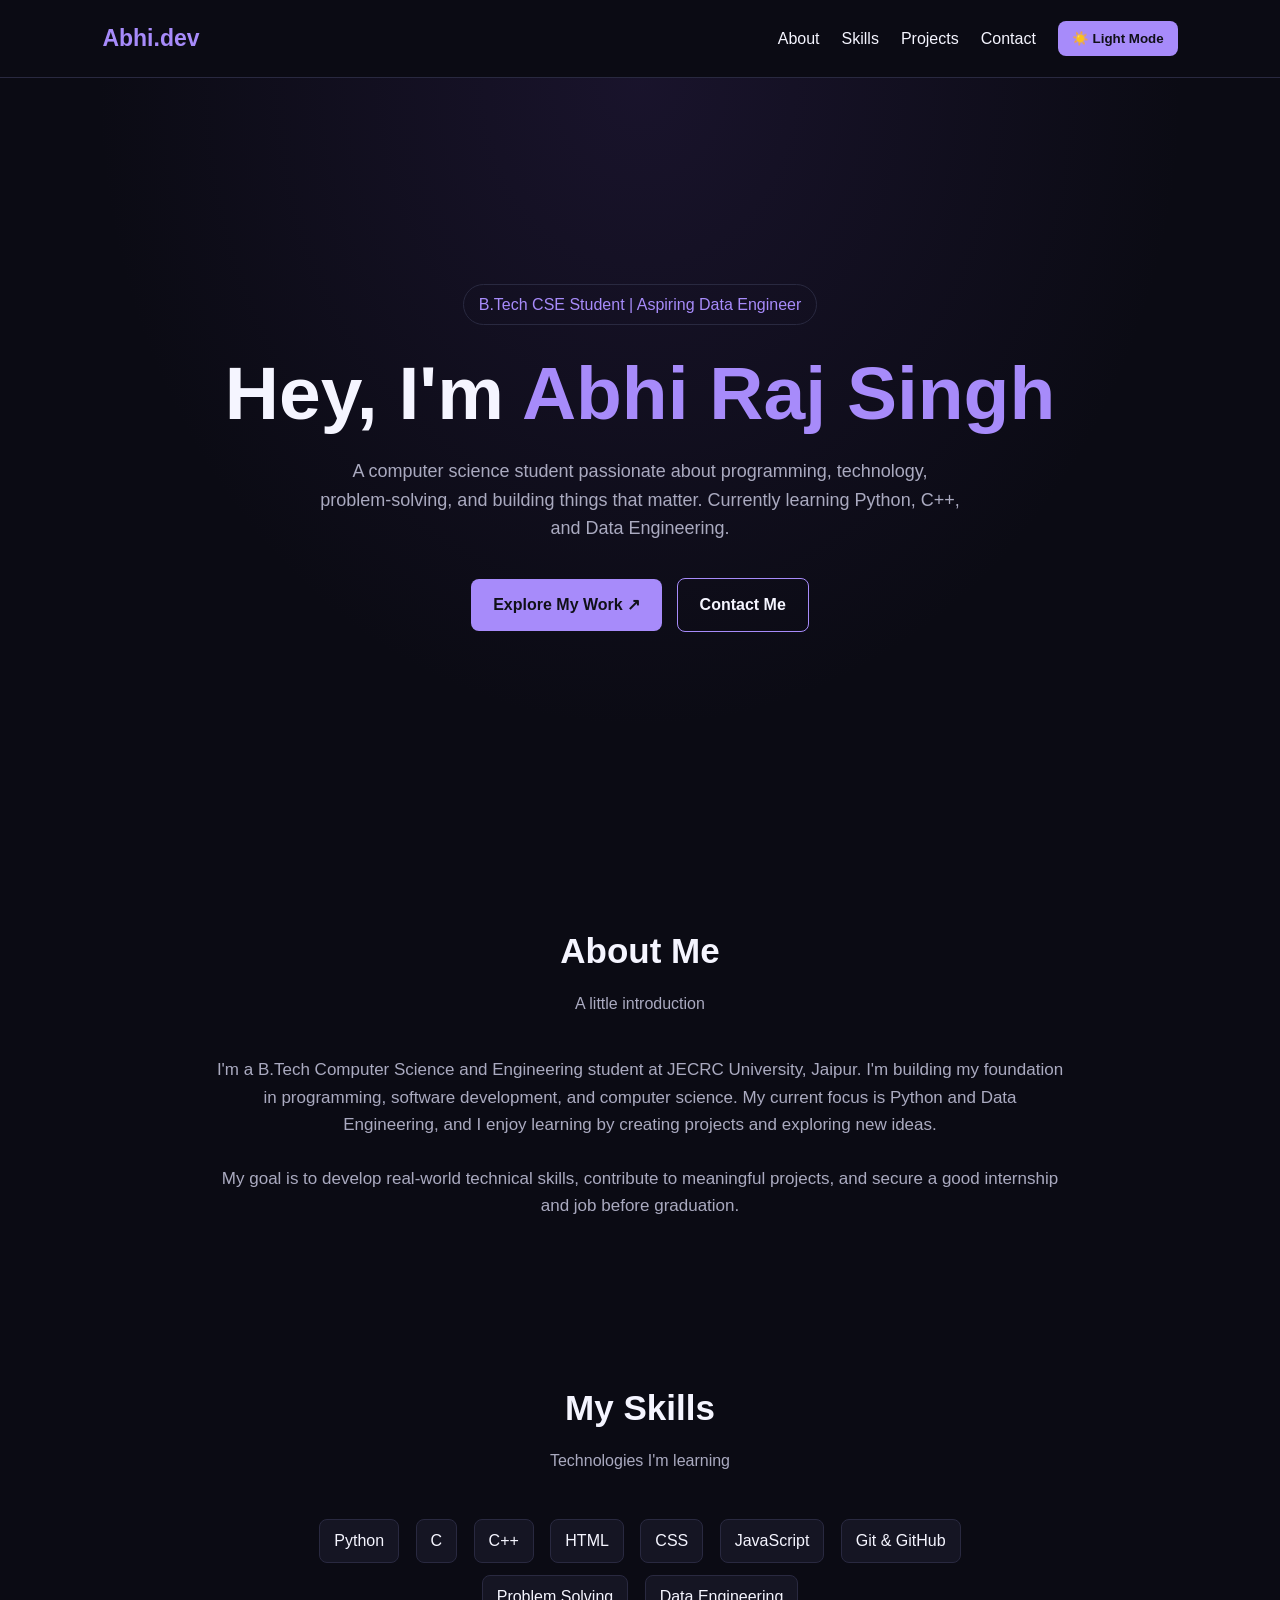
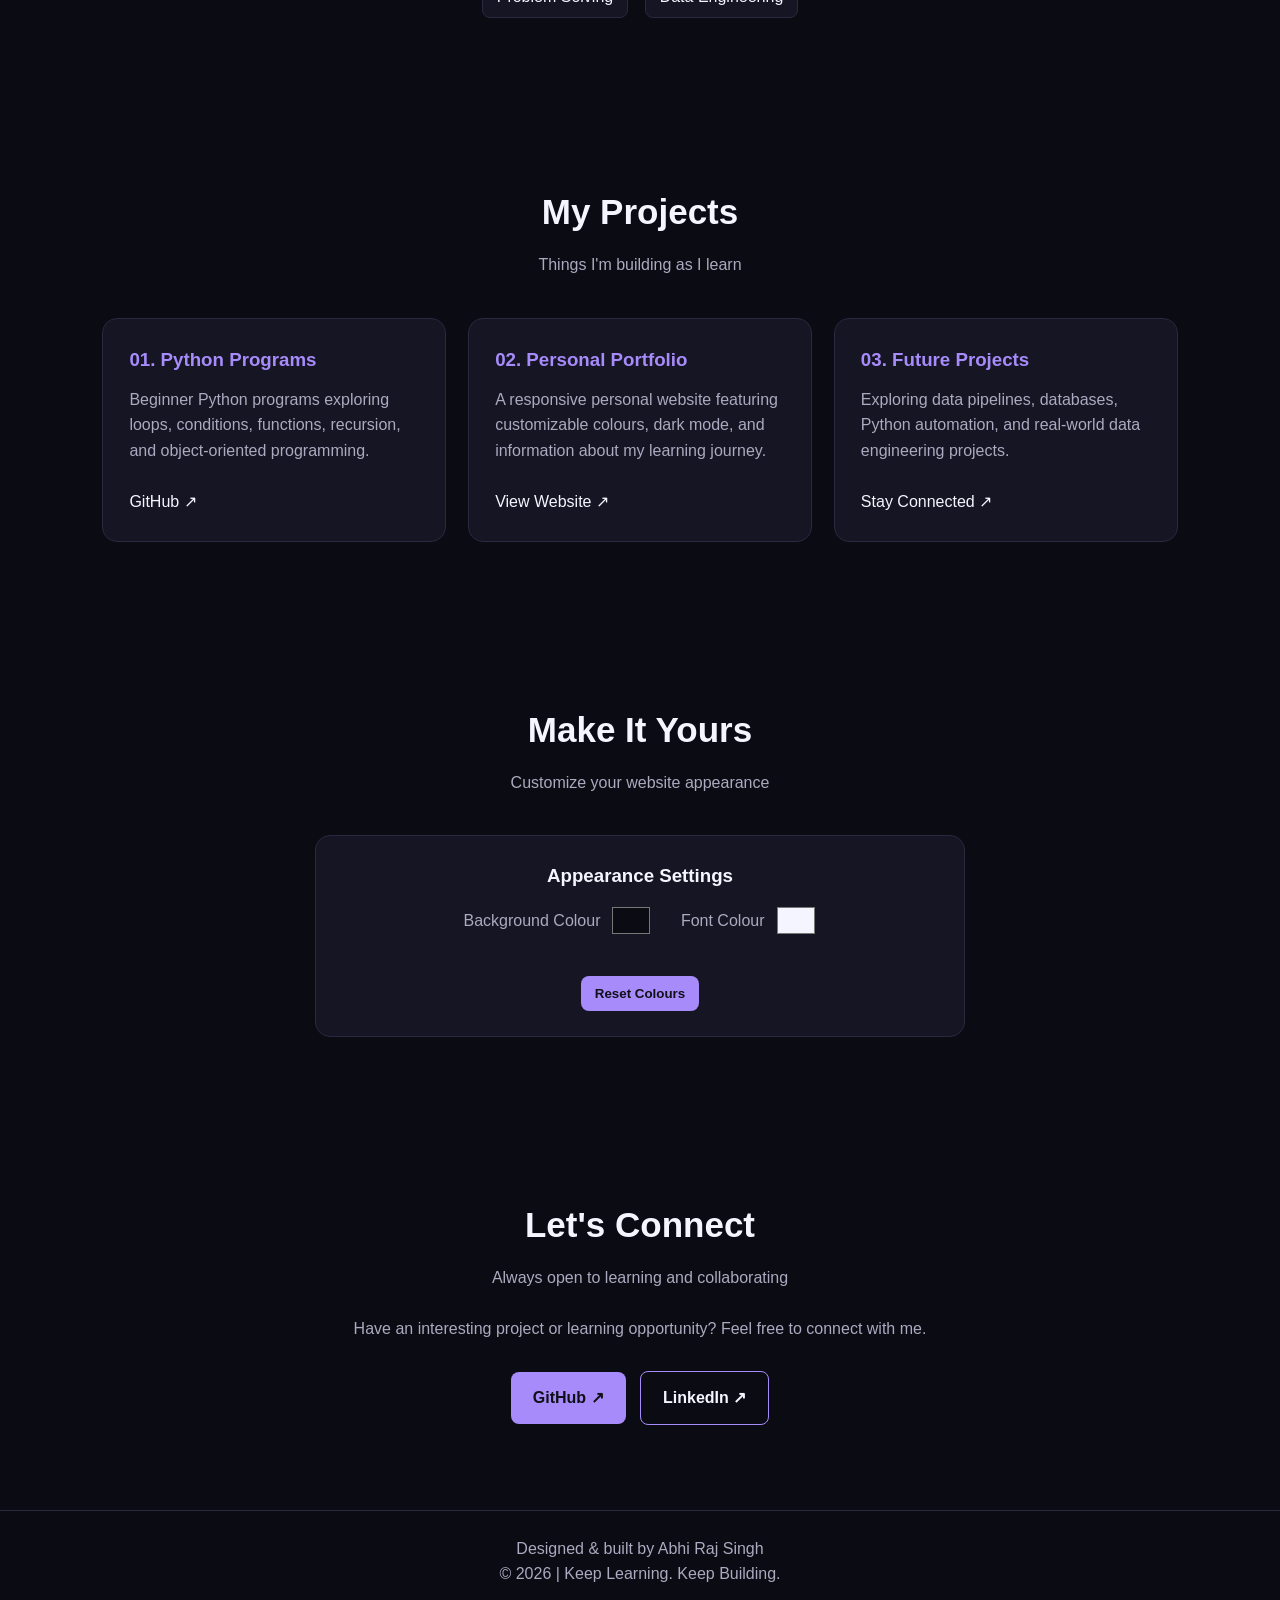
<file: index.html>
<!DOCTYPE html>
<html lang="en">
<head>
    <meta charset="UTF-8">
    <meta name="viewport" content="width=device-width, initial-scale=1.0">
    <title>Abhi Raj Singh | Portfolio</title>

    <style>
        :root {
            --bg: #0b0b14;
            --card: #151523;
            --text: #f5f5ff;
            --muted: #aaaac0;
            --accent: #a78bfa;
            --border: #292940;
        }

        * {
            margin: 0;
            padding: 0;
            box-sizing: border-box;
            scroll-behavior: smooth;
        }

        body {
            font-family: 'Segoe UI', Arial, sans-serif;
            background: var(--bg);
            color: var(--text);
            line-height: 1.6;
            transition: 0.3s;
        }

        a {
            text-decoration: none;
            color: inherit;
        }

        nav {
            display: flex;
            justify-content: space-between;
            align-items: center;
            padding: 20px 8%;
            position: sticky;
            top: 0;
            z-index: 100;
            background: var(--bg);
            border-bottom: 1px solid var(--border);
        }

        .logo {
            font-size: 23px;
            font-weight: bold;
            color: var(--accent);
        }

        .nav-links {
            display: flex;
            gap: 22px;
            align-items: center;
        }

        .nav-links a:hover {
            color: var(--accent);
        }

        button {
            cursor: pointer;
            border: none;
            border-radius: 8px;
            padding: 10px 14px;
            background: var(--accent);
            color: #101018;
            font-weight: 600;
        }

        .hero {
            min-height: 85vh;
            display: flex;
            flex-direction: column;
            justify-content: center;
            align-items: center;
            text-align: center;
            padding: 60px 20px;
            background:
                radial-gradient(ellipse at top, #35245b55, transparent 60%);
        }

        .tag {
            color: var(--accent);
            border: 1px solid var(--border);
            padding: 7px 15px;
            border-radius: 30px;
            margin-bottom: 25px;
        }

        .hero h1 {
            font-size: clamp(38px, 7vw, 75px);
            line-height: 1.15;
            margin-bottom: 20px;
        }

        .hero h1 span {
            color: var(--accent);
        }

        .hero p {
            max-width: 650px;
            color: var(--muted);
            font-size: 18px;
            margin-bottom: 30px;
        }

        .btn {
            display: inline-block;
            padding: 13px 22px;
            margin: 5px;
            border-radius: 8px;
            background: var(--accent);
            color: #101018;
            font-weight: bold;
        }

        .btn.outline {
            border: 1px solid var(--accent);
            background: transparent;
            color: var(--text);
        }

        section {
            padding: 80px 8%;
        }

        .section-title {
            text-align: center;
            font-size: 35px;
            margin-bottom: 12px;
        }

        .section-subtitle {
            text-align: center;
            color: var(--muted);
            margin-bottom: 40px;
        }

        .about {
            max-width: 850px;
            margin: auto;
            text-align: center;
            color: var(--muted);
            font-size: 17px;
        }

        .grid {
            display: grid;
            grid-template-columns: repeat(auto-fit, minmax(220px, 1fr));
            gap: 22px;
        }

        .card {
            padding: 26px;
            background: var(--card);
            border: 1px solid var(--border);
            border-radius: 15px;
            transition: transform 0.3s, border-color 0.3s;
        }

        .card:hover {
            transform: translateY(-6px);
            border-color: var(--accent);
        }

        .card h3 {
            margin-bottom: 12px;
            color: var(--accent);
        }

        .card p {
            color: var(--muted);
        }

        .skill {
            display: inline-block;
            padding: 8px 14px;
            margin: 6px;
            background: var(--card);
            border: 1px solid var(--border);
            border-radius: 8px;
        }

        .skills {
            text-align: center;
            max-width: 800px;
            margin: auto;
        }

        .contact {
            text-align: center;
        }

        .contact p {
            color: var(--muted);
            margin-bottom: 25px;
        }

        footer {
            text-align: center;
            padding: 25px;
            border-top: 1px solid var(--border);
            color: var(--muted);
        }

        .settings {
            background: var(--card);
            padding: 25px;
            border: 1px solid var(--border);
            border-radius: 15px;
            max-width: 650px;
            margin: 30px auto 0;
            text-align: center;
        }

        .settings label {
            display: inline-flex;
            align-items: center;
            gap: 10px;
            margin: 12px;
            color: var(--muted);
        }

        input[type="color"] {
            width: 42px;
            height: 35px;
            border: none;
            background: transparent;
            cursor: pointer;
        }

        @media (max-width: 650px) {
            nav {
                padding: 15px 5%;
                flex-wrap: wrap;
                gap: 15px;
            }

            .nav-links {
                gap: 12px;
                flex-wrap: wrap;
                font-size: 14px;
            }

            section {
                padding: 60px 6%;
            }

            .section-title {
                font-size: 29px;
            }
        }
    </style>
</head>

<body>

    <!-- Navigation -->
    <nav>
        <a href="#home" class="logo">Abhi.dev</a>

        <div class="nav-links">
            <a href="#about">About</a>
            <a href="#skills">Skills</a>
            <a href="#projects">Projects</a>
            <a href="#contact">Contact</a>
            <button onclick="toggleTheme()" id="themeBtn">
                ☀️ Light Mode
            </button>
        </div>
    </nav>

    <!-- Hero Section -->
    <header class="hero" id="home">
        <div class="tag">B.Tech CSE Student | Aspiring Data Engineer</div>

        <h1>Hey, I'm <span>Abhi Raj Singh</span></h1>

        <p>
            A computer science student passionate about programming,
            technology, problem-solving, and building things that matter.
            Currently learning Python, C++, and Data Engineering.
        </p>

        <div>
            <a href="#projects" class="btn">Explore My Work ↗</a>
            <a href="#contact" class="btn outline">Contact Me</a>
        </div>
    </header>

    <!-- About Section -->
    <section id="about">
        <h2 class="section-title">About Me</h2>
        <p class="section-subtitle">A little introduction</p>

        <div class="about">
            <p>
                I'm a B.Tech Computer Science and Engineering student
                at JECRC University, Jaipur. I'm building my foundation
                in programming, software development, and computer science.
                My current focus is Python and Data Engineering, and I
                enjoy learning by creating projects and exploring new ideas.
            </p>
            <br>
            <p>
                My goal is to develop real-world technical skills,
                contribute to meaningful projects, and secure a good
                internship and job before graduation.
            </p>
        </div>
    </section>

    <!-- Skills Section -->
    <section id="skills">
        <h2 class="section-title">My Skills</h2>
        <p class="section-subtitle">Technologies I'm learning</p>

        <div class="skills">
            <span class="skill">Python</span>
            <span class="skill">C</span>
            <span class="skill">C++</span>
            <span class="skill">HTML</span>
            <span class="skill">CSS</span>
            <span class="skill">JavaScript</span>
            <span class="skill">Git & GitHub</span>
            <span class="skill">Problem Solving</span>
            <span class="skill">Data Engineering</span>
        </div>
    </section>

    <!-- Projects Section -->
    <section id="projects">
        <h2 class="section-title">My Projects</h2>
        <p class="section-subtitle">
            Things I'm building as I learn
        </p>

        <div class="grid">
            <div class="card">
                <h3>01. Python Programs</h3>
                <p>
                    Beginner Python programs exploring loops,
                    conditions, functions, recursion, and
                    object-oriented programming.
                </p>
                <br>
                <a href="https://github.com/" target="_blank"
                   rel="noopener noreferrer">GitHub ↗</a>
            </div>

            <div class="card">
                <h3>02. Personal Portfolio</h3>
                <p>
                    A responsive personal website featuring
                    customizable colours, dark mode, and
                    information about my learning journey.
                </p>
                <br>
                <a href="#home">View Website ↗</a>
            </div>

            <div class="card">
                <h3>03. Future Projects</h3>
                <p>
                    Exploring data pipelines, databases,
                    Python automation, and real-world
                    data engineering projects.
                </p>
                <br>
                <a href="#contact">Stay Connected ↗</a>
            </div>
        </div>
    </section>

    <!-- Customization Section -->
    <section id="customize">
        <h2 class="section-title">Make It Yours</h2>
        <p class="section-subtitle">
            Customize your website appearance
        </p>

        <div class="settings">
            <h3>Appearance Settings</h3>

            <label>
                Background Colour
                <input type="color" id="bgPicker" value="#0b0b14">
            </label>

            <label>
                Font Colour
                <input type="color" id="textPicker" value="#f5f5ff">
            </label>

            <br><br>

            <button onclick="resetColours()">
                Reset Colours
            </button>
        </div>
    </section>

    <!-- Contact Section -->
    <section id="contact" class="contact">
        <h2 class="section-title">Let's Connect</h2>
        <p class="section-subtitle">
            Always open to learning and collaborating
        </p>

        <p>
            Have an interesting project or learning opportunity?
            Feel free to connect with me.
        </p>

        <a href="https://github.com/" target="_blank"
           rel="noopener noreferrer" class="btn">
            GitHub ↗
        </a>

        <a href="https://www.linkedin.com/" target="_blank"
           rel="noopener noreferrer" class="btn outline">
            LinkedIn ↗
        </a>
    </section>

    <!-- Footer -->
    <footer>
        <p>Designed & built by Abhi Raj Singh</p>
        <p>© <span id="year"></span> | Keep Learning. Keep Building.</p>
    </footer>

    <script>
        // Set the current year
        document.getElementById("year").textContent =
            new Date().getFullYear();

        // Dark and light mode
        let darkMode = true;

        function toggleTheme() {
            darkMode = !darkMode;

            if (darkMode) {
                document.documentElement.style.setProperty(
                    "--bg", "#0b0b14"
                );
                document.documentElement.style.setProperty(
                    "--card", "#151523"
                );
                document.documentElement.style.setProperty(
                    "--text", "#f5f5ff"
                );
                document.documentElement.style.setProperty(
                    "--muted", "#aaaac0"
                );
                document.documentElement.style.setProperty(
                    "--border", "#292940"
                );

                document.getElementById("themeBtn").textContent =
                    "☀️ Light Mode";
            } else {
                document.documentElement.style.setProperty(
                    "--bg", "#f5f5ff"
                );
                document.documentElement.style.setProperty(
                    "--card", "#ffffff"
                );
                document.documentElement.style.setProperty(
                    "--text", "#191927"
                );
                document.documentElement.style.setProperty(
                    "--muted", "#626276"
                );
                document.documentElement.style.setProperty(
                    "--border", "#dedeea"
                );

                document.getElementById("themeBtn").textContent =
                    "🌙 Dark Mode";
            }
        }

        // Background colour picker
        document.getElementById("bgPicker").addEventListener(
            "input", function () {
                document.documentElement.style.setProperty(
                    "--bg", this.value
                );
            }
        );

        // Font colour picker
        document.getElementById("textPicker").addEventListener(
            "input", function () {
                document.documentElement.style.setProperty(
                    "--text", this.value
                );
            }
        );

        // Reset custom colours
        function resetColours() {
            document.getElementById("bgPicker").value = "#0b0b14";
            document.getElementById("textPicker").value = "#f5f5ff";

            document.documentElement.style.setProperty(
                "--bg", "#0b0b14"
            );
            document.documentElement.style.setProperty(
                "--card", "#151523"
            );
            document.documentElement.style.setProperty(
                "--text", "#f5f5ff"
            );
            document.documentElement.style.setProperty(
                "--muted", "#aaaac0"
            );
            document.documentElement.style.setProperty(
                "--border", "#292940"
            );

            darkMode = true;
            document.getElementById("themeBtn").textContent =
                "☀️ Light Mode";
        }
    </script>

</body>
</html>
</file>
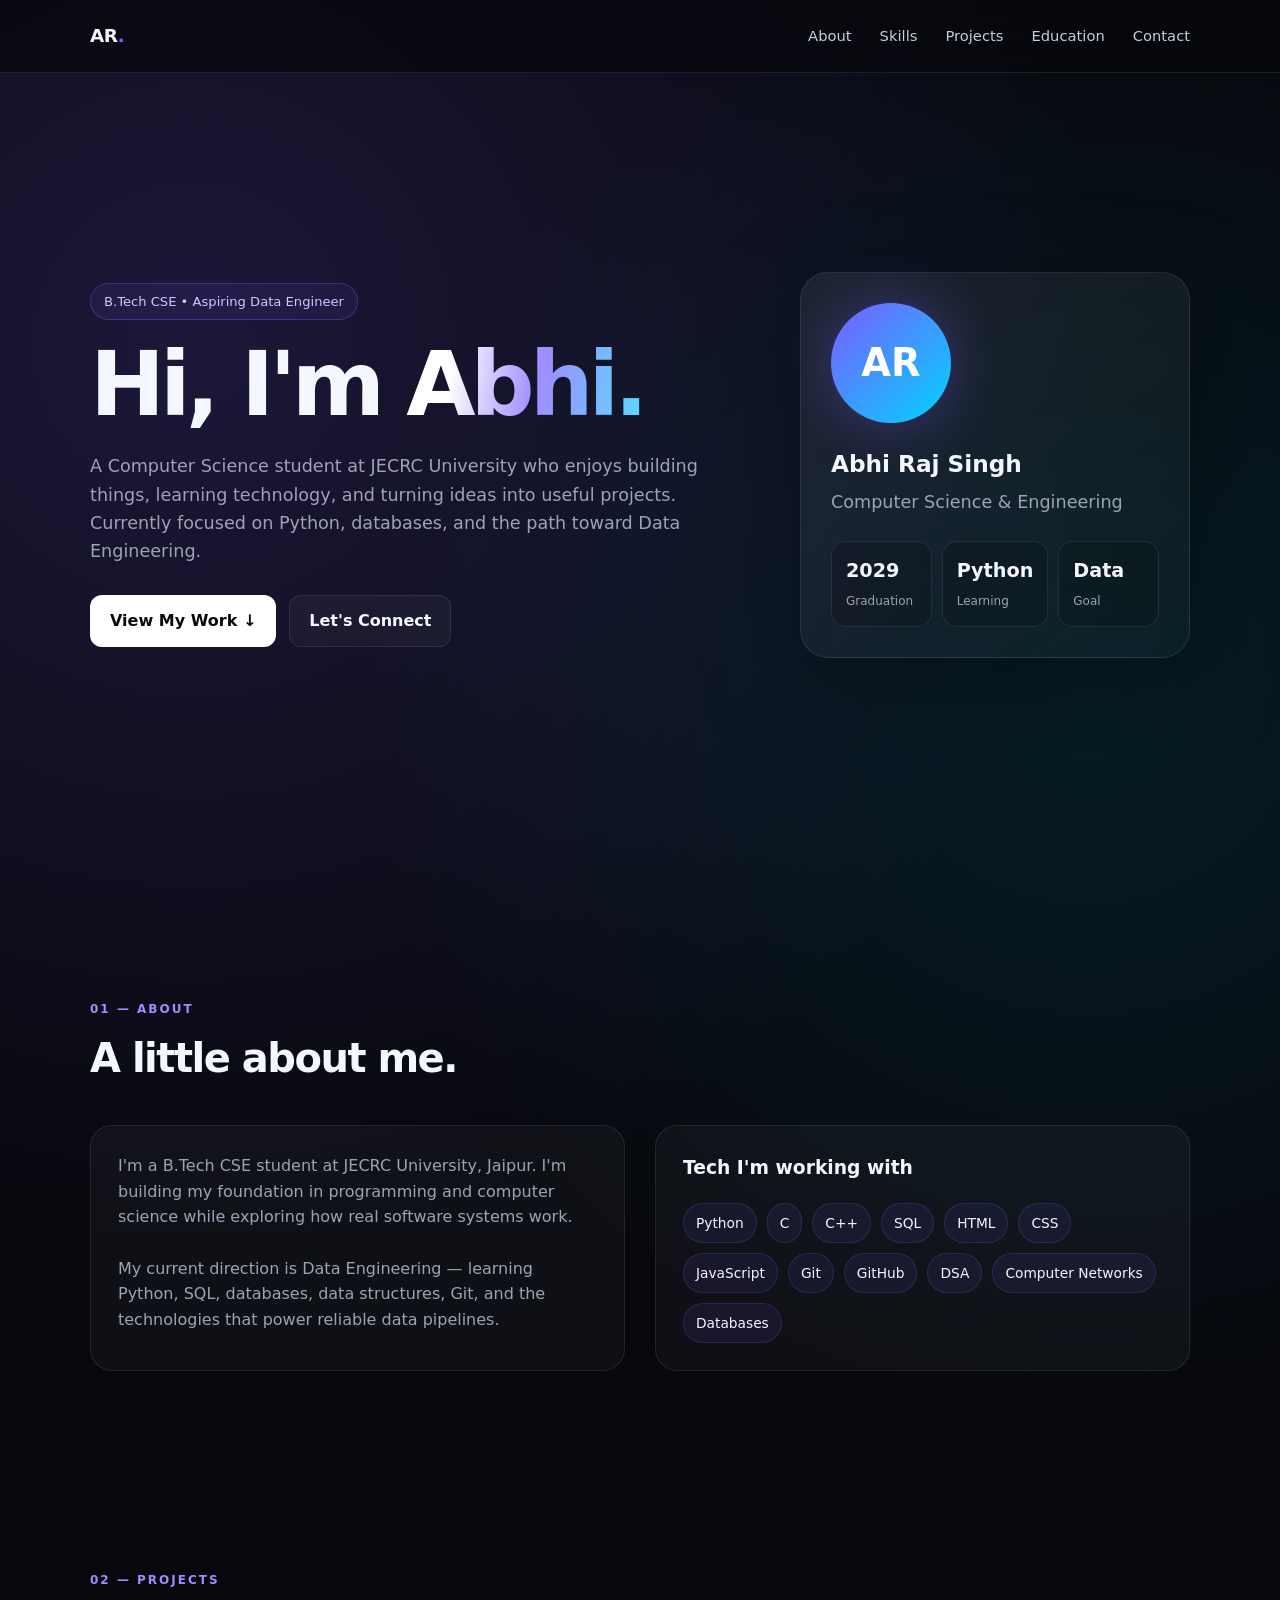
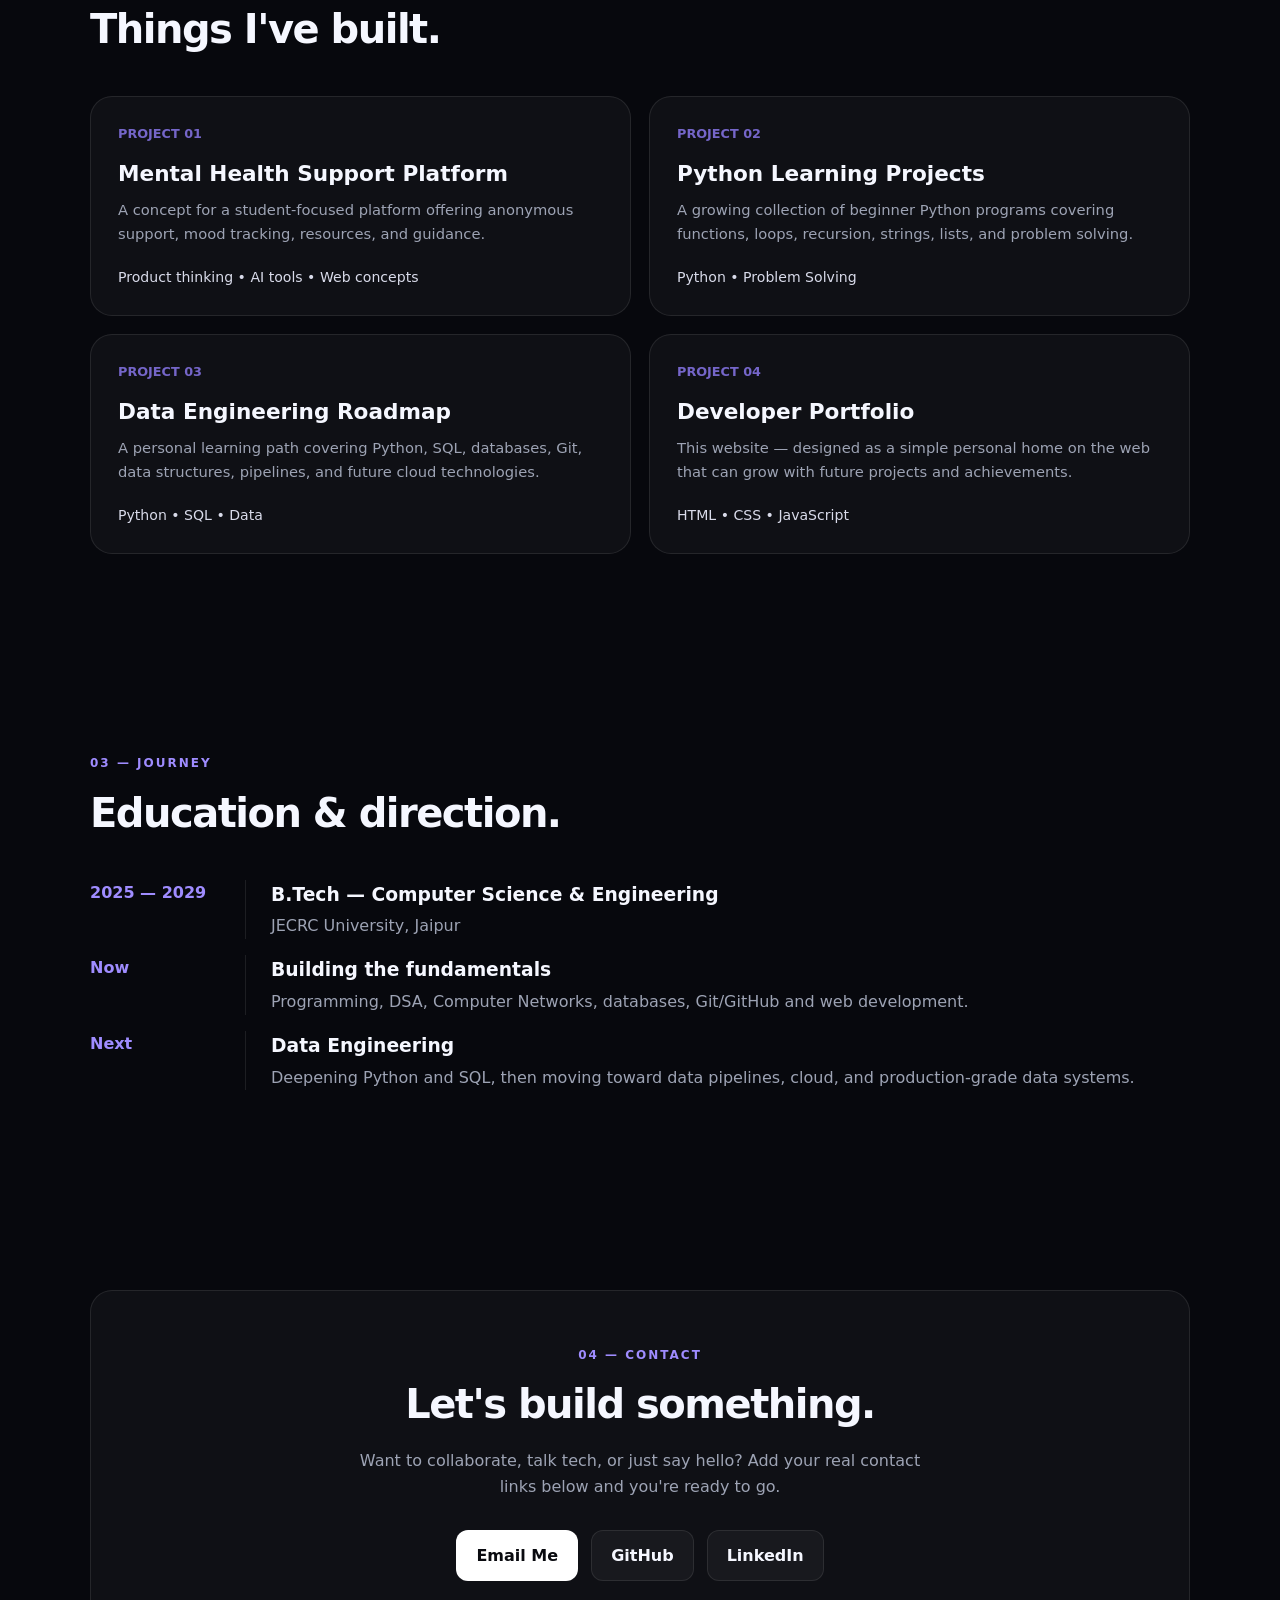
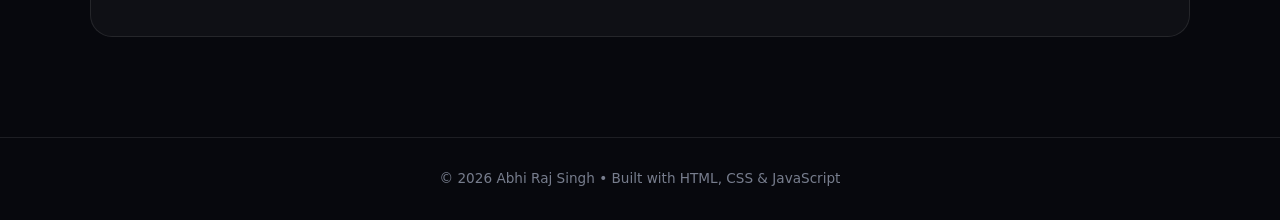
<file: personal_profile.html>
<!DOCTYPE html>
<html lang="en">
<head>
  <meta charset="UTF-8" />
  <meta name="viewport" content="width=device-width, initial-scale=1.0" />
  <title>Abhi Raj Singh | Portfolio</title>
  <meta name="description" content="Personal portfolio of Abhi Raj Singh — B.Tech CSE student and aspiring Data Engineer." />
  <style>
    :root{
      --bg:#07080d; --card:#10121a; --text:#f5f7ff; --muted:#9da3b4;
      --line:rgba(255,255,255,.09); --accent:#7c5cff; --accent2:#00d4ff;
      --max:1100px;
    }
    *{box-sizing:border-box;margin:0;padding:0}
    html{scroll-behavior:smooth}
    body{
      font-family:Inter,ui-sans-serif,system-ui,-apple-system,BlinkMacSystemFont,"Segoe UI",sans-serif;
      background:
        radial-gradient(circle at 15% 10%,rgba(124,92,255,.18),transparent 28%),
        radial-gradient(circle at 85% 20%,rgba(0,212,255,.10),transparent 25%),
        var(--bg);
      color:var(--text);line-height:1.6;overflow-x:hidden;
    }
    a{color:inherit;text-decoration:none}
    .container{width:min(92%,var(--max));margin:auto}
    nav{
      position:fixed;top:0;left:0;right:0;z-index:20;
      background:rgba(7,8,13,.72);backdrop-filter:blur(18px);
      border-bottom:1px solid var(--line)
    }
    .nav-inner{height:72px;display:flex;align-items:center;justify-content:space-between}
    .logo{font-weight:800;font-size:1.15rem;letter-spacing:-.5px}
    .logo span{color:var(--accent)}
    .links{display:flex;gap:28px;color:#c8ccda;font-size:.92rem}
    .links a:hover{color:#fff}
    .menu{display:none;background:none;border:0;color:#fff;font-size:1.5rem}
    section{padding:100px 0}
    .hero{min-height:100vh;display:flex;align-items:center;padding-top:130px}
    .hero-grid{display:grid;grid-template-columns:1.25fr .75fr;gap:60px;align-items:center}
    .badge{
      display:inline-flex;padding:7px 13px;border:1px solid rgba(124,92,255,.35);
      background:rgba(124,92,255,.09);border-radius:999px;color:#cfc7ff;font-size:.82rem;margin-bottom:22px
    }
    h1{font-size:clamp(3rem,7vw,6rem);line-height:.95;letter-spacing:-5px;margin-bottom:25px}
    .gradient{background:linear-gradient(100deg,#fff 20%,#9f8cff 55%,#58dcff);-webkit-background-clip:text;background-clip:text;color:transparent}
    .hero p{font-size:1.1rem;color:var(--muted);max-width:650px}
    .buttons{display:flex;gap:13px;margin-top:30px;flex-wrap:wrap}
    .btn{padding:12px 19px;border-radius:12px;border:1px solid var(--line);font-weight:700;transition:.25s}
    .btn.primary{background:#fff;color:#090a0f}
    .btn.secondary{background:rgba(255,255,255,.04)}
    .btn:hover{transform:translateY(-3px);border-color:rgba(255,255,255,.25)}
    .profile-card{
      padding:30px;border:1px solid var(--line);border-radius:28px;
      background:linear-gradient(145deg,rgba(255,255,255,.07),rgba(255,255,255,.025));
      box-shadow:0 30px 100px rgba(0,0,0,.35)
    }
    .avatar{
      width:120px;height:120px;border-radius:50%;display:grid;place-items:center;
      margin-bottom:22px;font-size:2.4rem;font-weight:900;
      background:linear-gradient(135deg,var(--accent),var(--accent2));
      color:white;box-shadow:0 0 55px rgba(124,92,255,.35)
    }
    .profile-card h3{font-size:1.45rem}.profile-card p{color:var(--muted);margin-top:6px}
    .stats{display:grid;grid-template-columns:repeat(3,1fr);gap:10px;margin-top:25px}
    .stat{padding:14px;border:1px solid var(--line);border-radius:15px;background:rgba(0,0,0,.18)}
    .stat strong{display:block;font-size:1.2rem}.stat span{font-size:.75rem;color:var(--muted)}
    .section-head{margin-bottom:35px}
    .eyebrow{color:#9f8cff;text-transform:uppercase;letter-spacing:2px;font-size:.75rem;font-weight:800}
    h2{font-size:2.5rem;letter-spacing:-1.5px;margin-top:7px}
    .about{display:grid;grid-template-columns:1fr 1fr;gap:30px}
    .card{background:rgba(255,255,255,.035);border:1px solid var(--line);border-radius:22px;padding:27px}
    .card p{color:var(--muted)}
    .skills{display:flex;flex-wrap:wrap;gap:10px;margin-top:20px}
    .skill{padding:8px 12px;border-radius:999px;background:rgba(124,92,255,.09);border:1px solid rgba(124,92,255,.2);font-size:.86rem}
    .projects{display:grid;grid-template-columns:repeat(2,1fr);gap:18px}
    .project{min-height:220px;display:flex;flex-direction:column;justify-content:space-between}
    .project-number{color:#7566c9;font-size:.8rem;font-weight:800}
    .project h3{font-size:1.35rem;margin:12px 0 7px}
    .project p{color:var(--muted);font-size:.92rem}
    .tagline{margin-top:16px;color:#d9dbea;font-size:.88rem}
    .timeline{display:grid;gap:16px}
    .timeline-item{display:grid;grid-template-columns:130px 1fr;gap:25px}
    .timeline-year{color:#9f8cff;font-weight:800}
    .timeline-content{border-left:1px solid var(--line);padding-left:25px}
    .timeline-content h3{margin-bottom:4px}.timeline-content p{color:var(--muted)}
    .contact{text-align:center}
    .contact .card{padding:55px 25px}
    .contact p{max-width:600px;margin:12px auto;color:var(--muted)}
    footer{padding:30px 0;border-top:1px solid var(--line);color:#777d8d;text-align:center;font-size:.85rem}
    .reveal{opacity:0;transform:translateY(20px);transition:.7s ease}.reveal.show{opacity:1;transform:none}
    @media(max-width:760px){
      .links{display:none}.menu{display:block}
      .links.open{display:flex;position:absolute;top:72px;left:0;right:0;padding:20px;background:#090a10;flex-direction:column;gap:16px}
      .hero-grid,.about,.projects{grid-template-columns:1fr}
      h1{letter-spacing:-3px}.hero{padding-top:120px}
      .timeline-item{grid-template-columns:1fr;gap:5px}.timeline-content{padding-left:15px}
    }
  </style>
</head>
<body>
  <nav>
    <div class="container nav-inner">
      <a class="logo" href="#home">AR<span>.</span></a>
      <button class="menu" aria-label="Open menu">☰</button>
      <div class="links">
        <a href="#about">About</a><a href="#skills">Skills</a><a href="#projects">Projects</a>
        <a href="#education">Education</a><a href="#contact">Contact</a>
      </div>
    </div>
  </nav>

  <main>
    <section class="hero" id="home">
      <div class="container hero-grid">
        <div class="reveal">
          <div class="badge">B.Tech CSE • Aspiring Data Engineer</div>
          <h1>Hi, I'm <span class="gradient">Abhi.</span></h1>
          <p>
            A Computer Science student at JECRC University who enjoys building things,
            learning technology, and turning ideas into useful projects.
            Currently focused on Python, databases, and the path toward Data Engineering.
          </p>
          <div class="buttons">
            <a class="btn primary" href="#projects">View My Work ↓</a>
            <a class="btn secondary" href="#contact">Let's Connect</a>
          </div>
        </div>
        <div class="profile-card reveal">
          <div class="avatar">AR</div>
          <h3>Abhi Raj Singh</h3>
          <p>Computer Science & Engineering</p>
          <div class="stats">
            <div class="stat"><strong>2029</strong><span>Graduation</span></div>
            <div class="stat"><strong>Python</strong><span>Learning</span></div>
            <div class="stat"><strong>Data</strong><span>Goal</span></div>
          </div>
        </div>
      </div>
    </section>

    <section id="about">
      <div class="container">
        <div class="section-head reveal"><div class="eyebrow">01 — About</div><h2>A little about me.</h2></div>
        <div class="about">
          <div class="card reveal">
            <p>
              I'm a B.Tech CSE student at JECRC University, Jaipur. I'm building my
              foundation in programming and computer science while exploring how real
              software systems work.
            </p><br>
            <p>
              My current direction is Data Engineering — learning Python, SQL,
              databases, data structures, Git, and the technologies that power
              reliable data pipelines.
            </p>
          </div>
          <div class="card reveal" id="skills">
            <h3>Tech I'm working with</h3>
            <div class="skills">
              <span class="skill">Python</span><span class="skill">C</span>
              <span class="skill">C++</span><span class="skill">SQL</span>
              <span class="skill">HTML</span><span class="skill">CSS</span>
              <span class="skill">JavaScript</span><span class="skill">Git</span>
              <span class="skill">GitHub</span><span class="skill">DSA</span>
              <span class="skill">Computer Networks</span><span class="skill">Databases</span>
            </div>
          </div>
        </div>
      </div>
    </section>

    <section id="projects">
      <div class="container">
        <div class="section-head reveal"><div class="eyebrow">02 — Projects</div><h2>Things I've built.</h2></div>
        <div class="projects">
          <article class="card project reveal">
            <div><div class="project-number">PROJECT 01</div><h3>Mental Health Support Platform</h3>
            <p>A concept for a student-focused platform offering anonymous support, mood tracking, resources, and guidance.</p></div>
            <div class="tagline">Product thinking • AI tools • Web concepts</div>
          </article>
          <article class="card project reveal">
            <div><div class="project-number">PROJECT 02</div><h3>Python Learning Projects</h3>
            <p>A growing collection of beginner Python programs covering functions, loops, recursion, strings, lists, and problem solving.</p></div>
            <div class="tagline">Python • Problem Solving</div>
          </article>
          <article class="card project reveal">
            <div><div class="project-number">PROJECT 03</div><h3>Data Engineering Roadmap</h3>
            <p>A personal learning path covering Python, SQL, databases, Git, data structures, pipelines, and future cloud technologies.</p></div>
            <div class="tagline">Python • SQL • Data</div>
          </article>
          <article class="card project reveal">
            <div><div class="project-number">PROJECT 04</div><h3>Developer Portfolio</h3>
            <p>This website — designed as a simple personal home on the web that can grow with future projects and achievements.</p></div>
            <div class="tagline">HTML • CSS • JavaScript</div>
          </article>
        </div>
      </div>
    </section>

    <section id="education">
      <div class="container">
        <div class="section-head reveal"><div class="eyebrow">03 — Journey</div><h2>Education & direction.</h2></div>
        <div class="timeline">
          <div class="timeline-item reveal">
            <div class="timeline-year">2025 — 2029</div>
            <div class="timeline-content"><h3>B.Tech — Computer Science & Engineering</h3><p>JECRC University, Jaipur</p></div>
          </div>
          <div class="timeline-item reveal">
            <div class="timeline-year">Now</div>
            <div class="timeline-content"><h3>Building the fundamentals</h3><p>Programming, DSA, Computer Networks, databases, Git/GitHub and web development.</p></div>
          </div>
          <div class="timeline-item reveal">
            <div class="timeline-year">Next</div>
            <div class="timeline-content"><h3>Data Engineering</h3><p>Deepening Python and SQL, then moving toward data pipelines, cloud, and production-grade data systems.</p></div>
          </div>
        </div>
      </div>
    </section>

    <section id="contact">
      <div class="container contact">
        <div class="card reveal">
          <div class="eyebrow">04 — Contact</div>
          <h2>Let's build something.</h2>
          <p>Want to collaborate, talk tech, or just say hello? Add your real contact links below and you're ready to go.</p>
          <div class="buttons" style="justify-content:center">
            <a class="btn primary" href="mailto:your.email@example.com">Email Me</a>
            <a class="btn secondary" href="https://github.com/" target="_blank">GitHub</a>
            <a class="btn secondary" href="https://www.linkedin.com/" target="_blank">LinkedIn</a>
          </div>
        </div>
      </div>
    </section>
  </main>

  <footer>© 2026 Abhi Raj Singh • Built with HTML, CSS & JavaScript</footer>

  <script>
    const menu = document.querySelector('.menu');
    const links = document.querySelector('.links');
    menu.addEventListener('click', () => links.classList.toggle('open'));
    document.querySelectorAll('.links a').forEach(a => a.addEventListener('click', () => links.classList.remove('open')));

    const observer = new IntersectionObserver(entries => {
      entries.forEach(entry => {
        if(entry.isIntersecting) entry.target.classList.add('show');
      });
    }, {threshold:.12});
    document.querySelectorAll('.reveal').forEach(el => observer.observe(el));
  </script>
</body>
</html>
</file>
